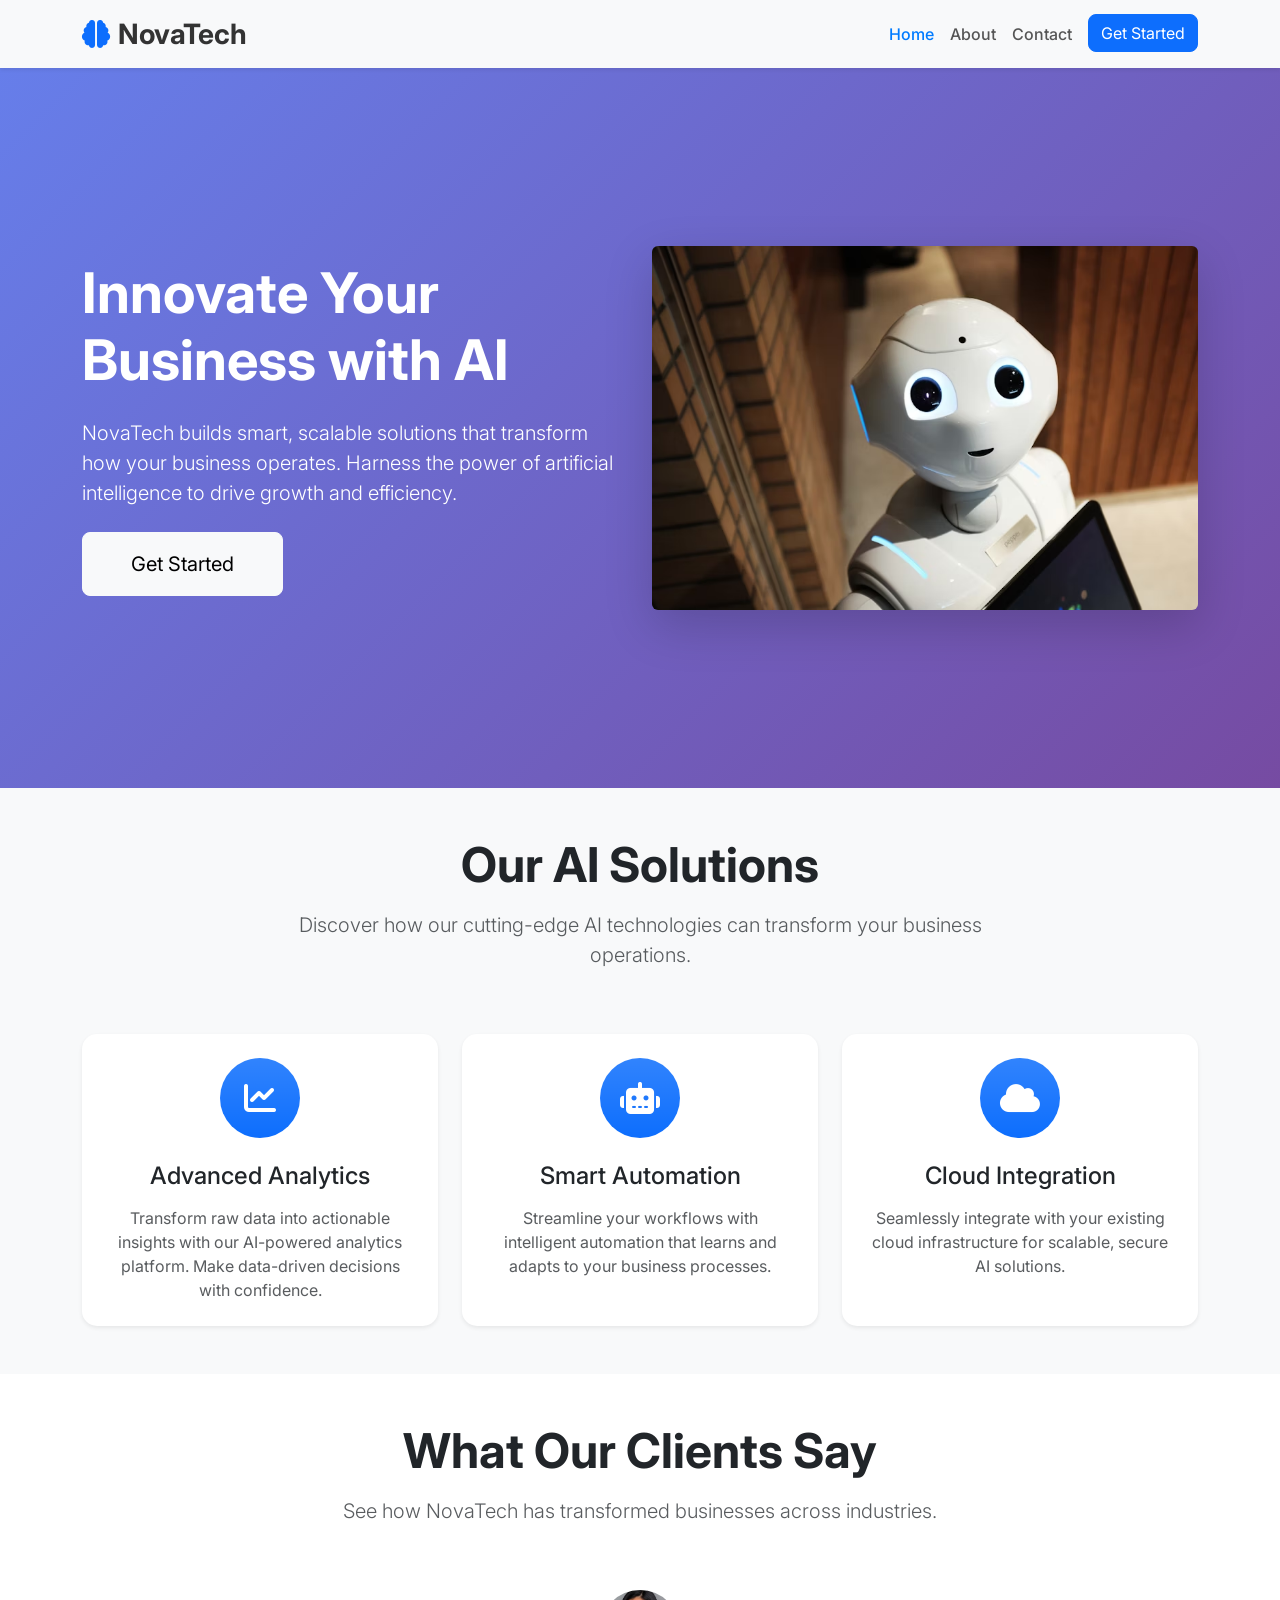
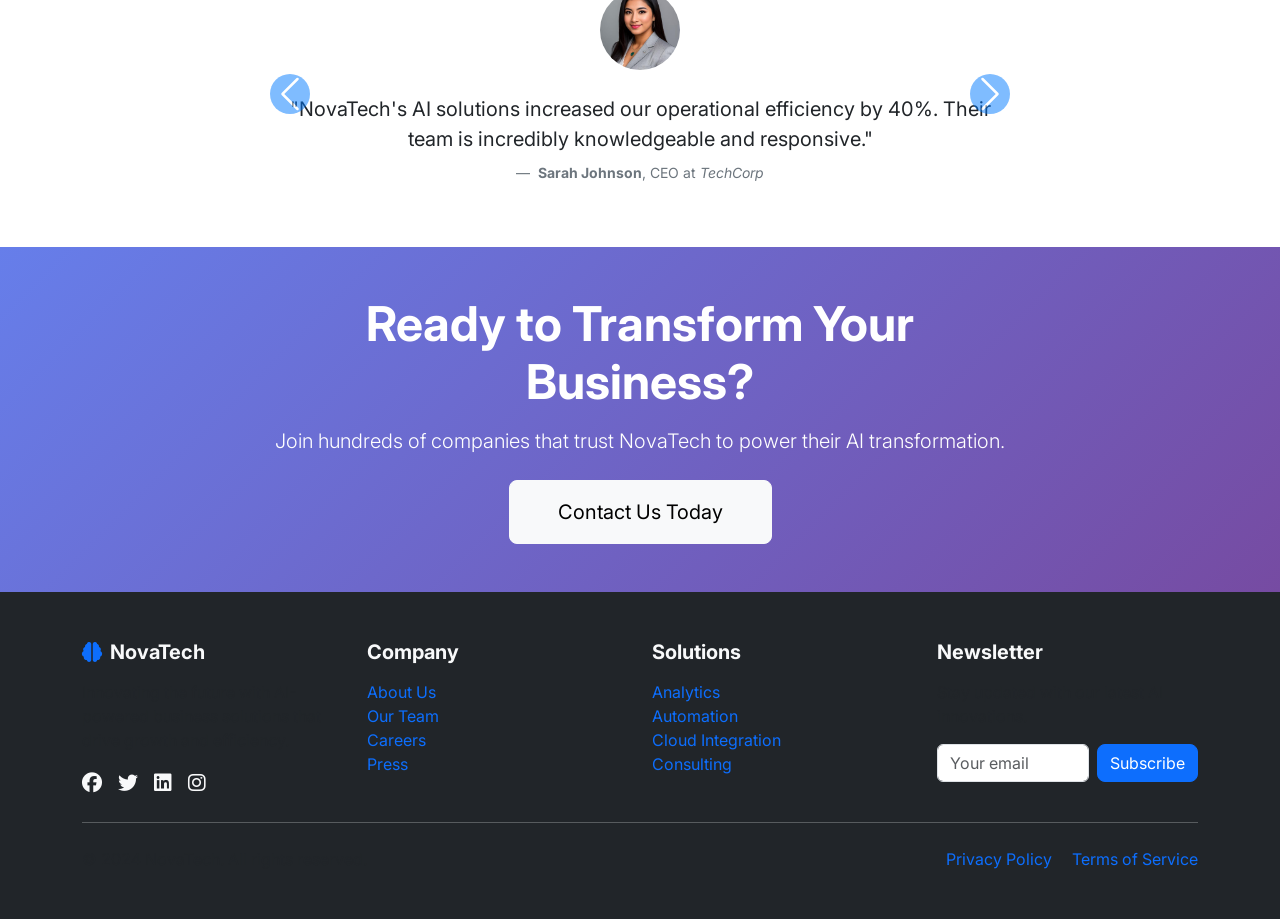
<file: index.html>
<!DOCTYPE html>
<html lang="en">
<head>
    <meta charset="UTF-8">
    <meta name="viewport" content="width=device-width, initial-scale=1.0">
    <title>NovaTech - Innovate Your Business with AI</title>
    <meta name="description" content="NovaTech builds smart, scalable AI-powered business solutions to revolutionize your company.">

    <!-- Bootstrap 5 CSS -->
    <link href="https://cdn.jsdelivr.net/npm/bootstrap@5.3.2/dist/css/bootstrap.min.css" rel="stylesheet">
    <!-- Font Awesome -->
    <link href="https://cdnjs.cloudflare.com/ajax/libs/font-awesome/6.4.0/css/all.min.css" rel="stylesheet">
    <!-- Google Fonts -->
    <link href="https://fonts.googleapis.com/css2?family=Inter:wght@300;400;500;600;700&display=swap" rel="stylesheet">
    <!-- Custom CSS -->
    <link href="css/style.css" rel="stylesheet">
</head>
<body>
    <!-- Navigation -->
    <nav class="navbar navbar-expand-lg navbar-light bg-light sticky-top shadow-sm">
        <div class="container">
            <a class="navbar-brand fw-bold fs-3" href="index.html">
                <i class="fas fa-brain text-primary me-2"></i>NovaTech
            </a>
            <button class="navbar-toggler" type="button" data-bs-toggle="collapse" data-bs-target="#navbarNav">
                <span class="navbar-toggler-icon"></span>
            </button>
            <div class="collapse navbar-collapse" id="navbarNav">
                <ul class="navbar-nav ms-auto">
                    <li class="nav-item">
                        <a class="nav-link active fw-medium" href="index.html">Home</a>
                    </li>
                    <li class="nav-item">
                        <a class="nav-link fw-medium" href="about.html">About</a>
                    </li>
                    <li class="nav-item">
                        <a class="nav-link fw-medium" href="contact.html">Contact</a>
                    </li>
                    <li class="nav-item">
                        <a class="btn btn-primary ms-2" href="contact.html">Get Started</a>
                    </li>
                </ul>
            </div>
        </div>
    </nav>

    <!-- Hero Section -->
    <section class="hero-section text-white">
        <div class="container">
            <div class="row min-vh-75 align-items-center">
                <div class="col-lg-6">
                    <h1 class="display-4 fw-bold mb-4">Innovate Your Business with AI</h1>
                    <p class="lead mb-4">NovaTech builds smart, scalable solutions that transform how your business operates. Harness the power of artificial intelligence to drive growth and efficiency.</p>
                    <a href="contact.html" class="btn btn-light btn-lg px-5 py-3">Get Started</a>
                </div>
                <div class="col-lg-6">
                    <img src="./img/NovaBot.avif"
                         alt="AI Technology" class="img-fluid rounded shadow-lg">
                </div>
            </div>
        </div>
    </section>

    <!-- Features Section -->
    <section class="py-5 bg-light">
        <div class="container">
            <div class="row text-center mb-5">
                <div class="col-lg-8 mx-auto">
                    <h2 class="display-5 fw-bold mb-3">Our AI Solutions</h2>
                    <p class="lead text-muted">Discover how our cutting-edge AI technologies can transform your business operations.</p>
                </div>
            </div>
            <div class="row g-4">
                <div class="col-md-4">
                    <div class="card h-100 border-0 shadow-sm hover-lift">
                        <div class="card-body text-center p-4">
                            <div class="bg-primary bg-gradient rounded-circle d-inline-flex align-items-center justify-content-center mb-4" style="width: 80px; height: 80px;">
                                <i class="fas fa-chart-line fa-2x text-white"></i>
                            </div>
                            <h4 class="card-title mb-3">Advanced Analytics</h4>
                            <p class="card-text text-muted">Transform raw data into actionable insights with our AI-powered analytics platform. Make data-driven decisions with confidence.</p>
                        </div>
                    </div>
                </div>
                <div class="col-md-4">
                    <div class="card h-100 border-0 shadow-sm hover-lift">
                        <div class="card-body text-center p-4">
                            <div class="bg-primary bg-gradient rounded-circle d-inline-flex align-items-center justify-content-center mb-4" style="width: 80px; height: 80px;">
                                <i class="fas fa-robot fa-2x text-white"></i>
                            </div>
                            <h4 class="card-title mb-3">Smart Automation</h4>
                            <p class="card-text text-muted">Streamline your workflows with intelligent automation that learns and adapts to your business processes.</p>
                        </div>
                    </div>
                </div>
                <div class="col-md-4">
                    <div class="card h-100 border-0 shadow-sm hover-lift">
                        <div class="card-body text-center p-4">
                            <div class="bg-primary bg-gradient rounded-circle d-inline-flex align-items-center justify-content-center mb-4" style="width: 80px; height: 80px;">
                                <i class="fas fa-cloud fa-2x text-white"></i>
                            </div>
                            <h4 class="card-title mb-3">Cloud Integration</h4>
                            <p class="card-text text-muted">Seamlessly integrate with your existing cloud infrastructure for scalable, secure AI solutions.</p>
                        </div>
                    </div>
                </div>
            </div>
        </div>
    </section>

    <!-- Testimonials Carousel -->
    <section class="py-5">
        <div class="container">
            <div class="row text-center mb-5">
                <div class="col-lg-8 mx-auto">
                    <h2 class="display-5 fw-bold mb-3">What Our Clients Say</h2>
                    <p class="lead text-muted">See how NovaTech has transformed businesses across industries.</p>
                </div>
            </div>
            <div class="row justify-content-center">
                <div class="col-lg-8">
                    <div id="testimonialCarousel" class="carousel slide" data-bs-ride="carousel">
                        <div class="carousel-inner">
                            <div class="carousel-item active">
                                <div class="text-center">
                                    <img src="./img/photo8.jpg"
                                         alt="Client" class="rounded-circle mb-4" width="80" height="80">
                                    <blockquote class="blockquote">
                                        <p class="mb-4 fs-5">"NovaTech's AI solutions increased our operational efficiency by 40%. Their team is incredibly knowledgeable and responsive."</p>
                                    </blockquote>
                                    <figcaption class="blockquote-footer">
                                        <strong>Sarah Johnson</strong>, CEO at <cite title="Source Title">TechCorp</cite>
                                    </figcaption>
                                </div>
                            </div>
                            <div class="carousel-item">
                                <div class="text-center">
                                    <img src="./img/photo6.jpg"
                                         alt="Client" class="rounded-circle mb-4" width="80" height="80">
                                    <blockquote class="blockquote">
                                        <p class="mb-4 fs-5">"The automation tools from NovaTech have revolutionized our workflow. We've saved countless hours and reduced errors significantly."</p>
                                    </blockquote>
                                    <figcaption class="blockquote-footer">
                                        <strong>Michael Chen</strong>, CTO at <cite title="Source Title">InnovateLab</cite>
                                    </figcaption>
                                </div>
                            </div>
                            <div class="carousel-item">
                                <div class="text-center">
                                    <img src="./img/photo5.jpg"
                                         alt="Client" class="rounded-circle mb-4" width="80" height="80">
                                    <blockquote class="blockquote">
                                        <p class="mb-4 fs-5">"Their analytics platform provided insights we never knew we needed. Our decision-making process is now data-driven and precise."</p>
                                    </blockquote>
                                    <figcaption class="blockquote-footer">
                                        <strong>Emily Rodriguez</strong>, VP of Operations at <cite title="Source Title">DataFlow Inc</cite>
                                    </figcaption>
                                </div>
                            </div>
                        </div>
                        <button class="carousel-control-prev" type="button" data-bs-target="#testimonialCarousel" data-bs-slide="prev">
                            <span class="carousel-control-prev-icon" aria-hidden="true"></span>
                            <span class="visually-hidden">Previous</span>
                        </button>
                        <button class="carousel-control-next" type="button" data-bs-target="#testimonialCarousel" data-bs-slide="next">
                            <span class="carousel-control-next-icon" aria-hidden="true"></span>
                            <span class="visually-hidden">Next</span>
                        </button>
                    </div>
                </div>
            </div>
        </div>
    </section>

    <!-- Call-to-Action Banner -->
    <section class="cta-banner text-white py-5">
        <div class="container">
            <div class="row text-center">
                <div class="col-lg-8 mx-auto">
                    <h2 class="display-5 fw-bold mb-3">Ready to Transform Your Business?</h2>
                    <p class="lead mb-4">Join hundreds of companies that trust NovaTech to power their AI transformation.</p>
                    <a href="contact.html" class="btn btn-light btn-lg px-5 py-3">Contact Us Today</a>
                </div>
            </div>
        </div>
    </section>

    <!-- Footer -->
    <footer class="bg-dark text-light py-5">
        <div class="container">
            <div class="row g-4">
                <div class="col-lg-3 col-md-6">
                    <h5 class="fw-bold mb-3">
                        <i class="fas fa-brain text-primary me-2"></i>NovaTech
                    </h5>
                    <p class="text-muted">Innovating the future with AI-powered business solutions that drive growth and efficiency.</p>
                    <div class="d-flex gap-3">
                        <a href="#" class="text-light fs-5"><i class="fab fa-facebook"></i></a>
                        <a href="#" class="text-light fs-5"><i class="fab fa-twitter"></i></a>
                        <a href="#" class="text-light fs-5"><i class="fab fa-linkedin"></i></a>
                        <a href="#" class="text-light fs-5"><i class="fab fa-instagram"></i></a>
                    </div>
                </div>
                <div class="col-lg-3 col-md-6">
                    <h5 class="fw-bold mb-3">Company</h5>
                    <ul class="list-unstyled">
                        <li><a href="about.html" class=" text-decoration-none">About Us</a></li>
                        <li><a href="#" class=" text-decoration-none">Our Team</a></li>
                        <li><a href="#" class=" text-decoration-none">Careers</a></li>
                        <li><a href="#" class=" text-decoration-none">Press</a></li>
                    </ul>
                </div>
                <div class="col-lg-3 col-md-6">
                    <h5 class="fw-bold mb-3">Solutions</h5>
                    <ul class="list-unstyled">
                        <li><a href="#" class=" text-decoration-none">Analytics</a></li>
                        <li><a href="#" class=" text-decoration-none">Automation</a></li>
                        <li><a href="#" class=" text-decoration-none">Cloud Integration</a></li>
                        <li><a href="#" class=" text-decoration-none">Consulting</a></li>
                    </ul>
                </div>
                <div class="col-lg-3 col-md-6">
                    <h5 class="fw-bold mb-3">Newsletter</h5>
                    <p class="text-muted">Stay updated with our latest AI innovations.</p>
                    <form class="d-flex gap-2">
                        <input type="email" class="form-control" placeholder="Your email">
                        <button type="submit" class="btn btn-primary">Subscribe</button>
                    </form>
                </div>
            </div>
            <hr class="my-4">
            <div class="row align-items-center">
                <div class="col-md-6">
                    <p class="text-muted mb-0">&copy; 2024 NovaTech. All rights reserved.</p>
                </div>
                <div class="col-md-6 text-md-end">
                    <a href="#" class=" text-decoration-none me-3">Privacy Policy</a>
                    <a href="#" class=" text-decoration-none">Terms of Service</a>
                </div>
            </div>
        </div>
    </footer>

    <!-- Bootstrap 5 JavaScript -->
    <script src="https://cdn.jsdelivr.net/npm/bootstrap@5.3.2/dist/js/bootstrap.bundle.min.js"></script>
</body>
</html>
</file>
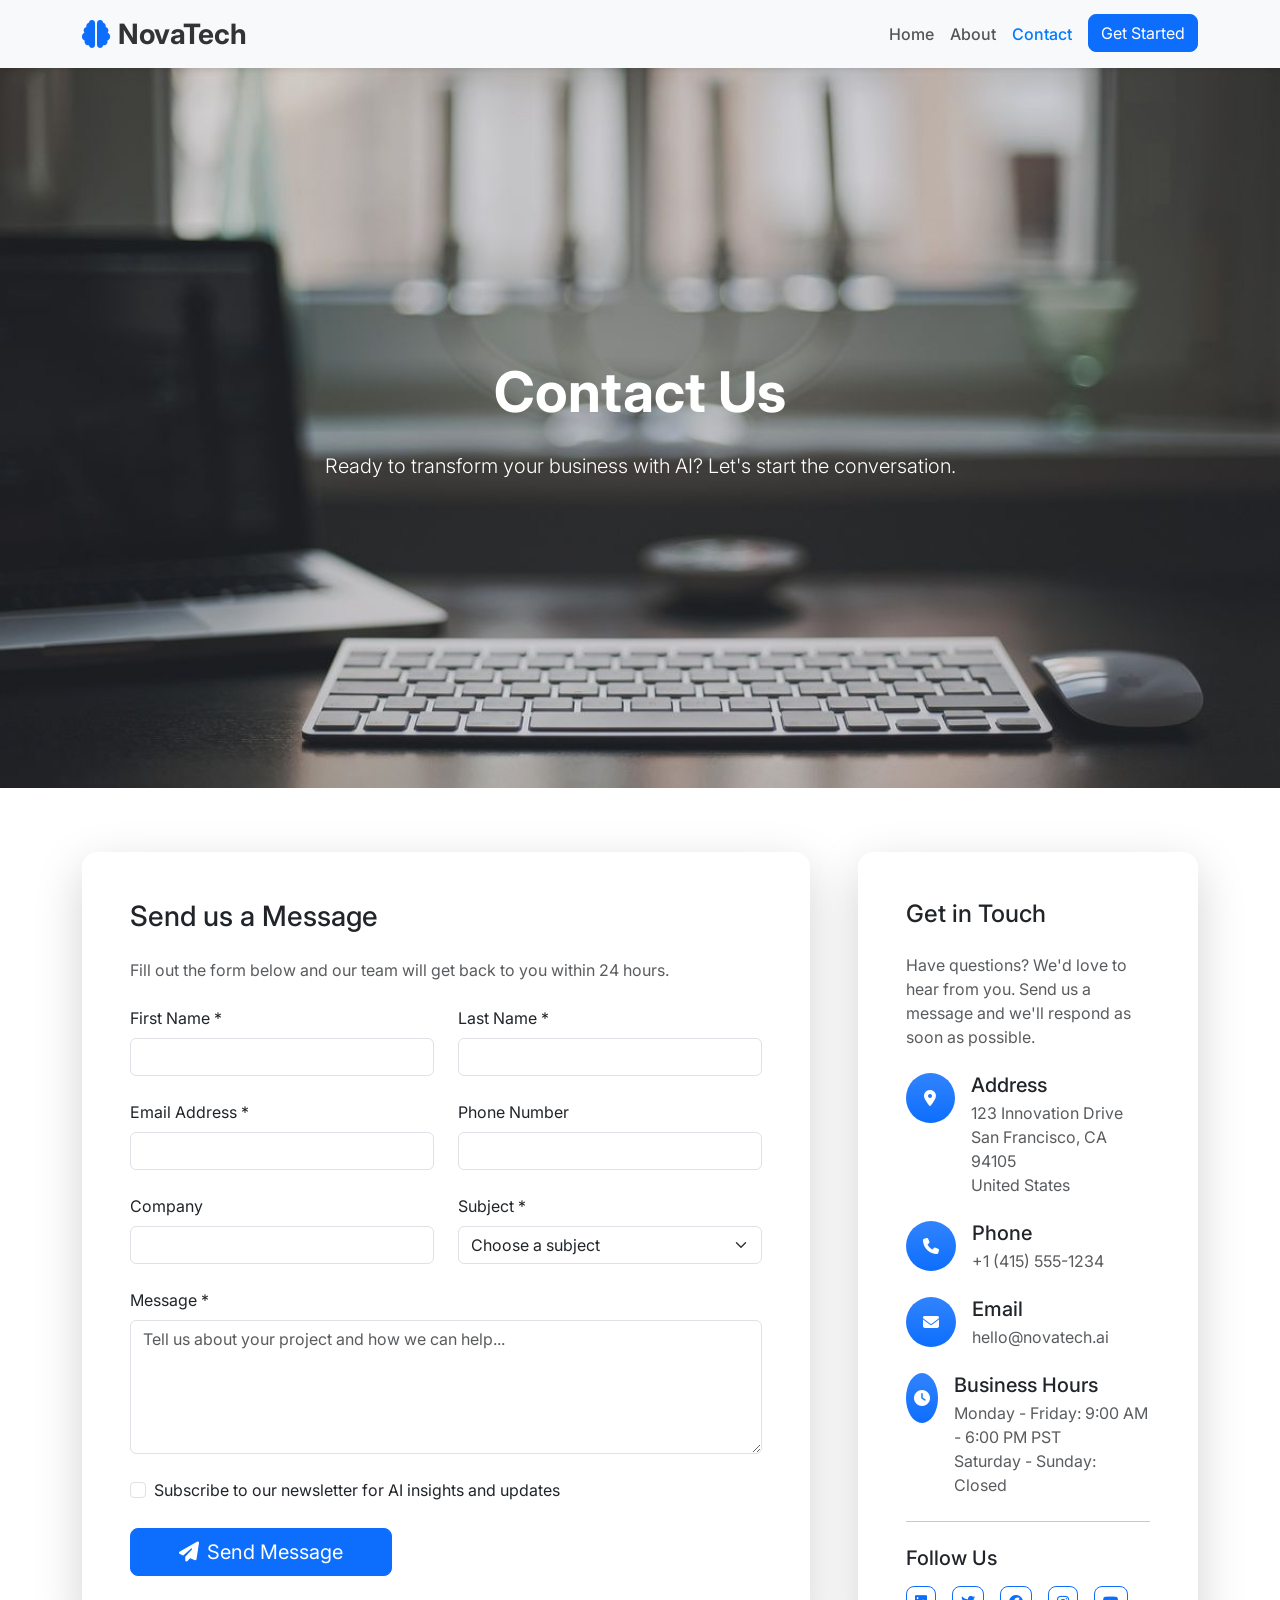
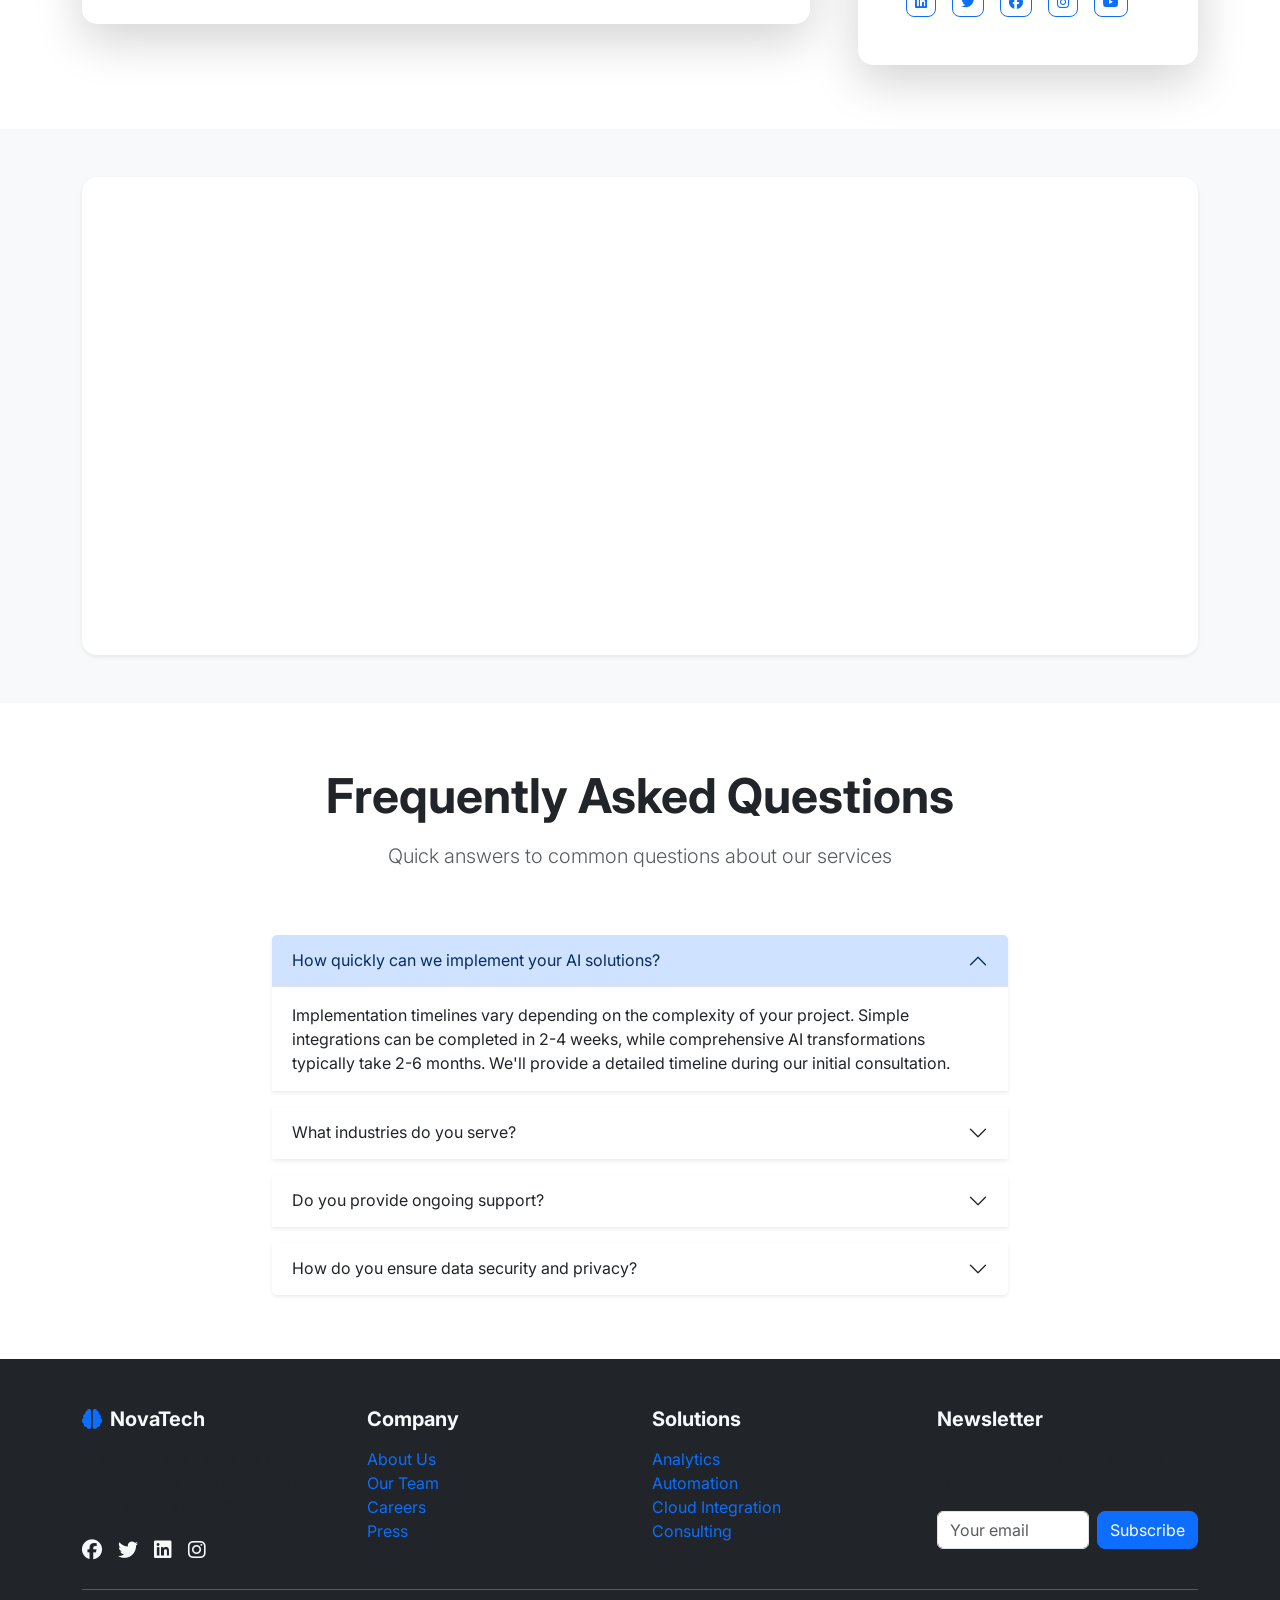
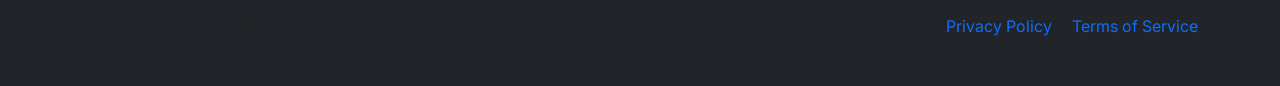
<file: contact.html>
<!DOCTYPE html>
<html lang="en">
<head>
    <meta charset="UTF-8">
    <meta name="viewport" content="width=device-width, initial-scale=1.0">
    <title>Contact Us - NovaTech company</title>
    <meta name="description" content="Get in touch with NovaTech. Contact our team to learn how our AI solutions can transform your business.">

    <!-- Bootstrap 5 CSS -->
    <link href="https://cdn.jsdelivr.net/npm/bootstrap@5.3.2/dist/css/bootstrap.min.css" rel="stylesheet">
    <!-- Font Awesome -->
    <link href="https://cdnjs.cloudflare.com/ajax/libs/font-awesome/6.4.0/css/all.min.css" rel="stylesheet">
    <!-- Google Fonts -->
    <link href="https://fonts.googleapis.com/css2?family=Inter:wght@300;400;500;600;700&display=swap" rel="stylesheet">
    <!-- Custom CSS -->
    <link href="css/style.css" rel="stylesheet">
</head>
<body>
    <!-- Navigation -->
    <nav class="navbar navbar-expand-lg navbar-light bg-light sticky-top shadow-sm">
        <div class="container">
            <a class="navbar-brand fw-bold fs-3" href="index.html">
                <i class="fas fa-brain text-primary me-2"></i>NovaTech
            </a>
            <button class="navbar-toggler" type="button" data-bs-toggle="collapse" data-bs-target="#navbarNav">
                <span class="navbar-toggler-icon"></span>
            </button>
            <div class="collapse navbar-collapse" id="navbarNav">
                <ul class="navbar-nav ms-auto">
                    <li class="nav-item">
                        <a class="nav-link fw-medium" href="index.html">Home</a>
                    </li>
                    <li class="nav-item">
                        <a class="nav-link fw-medium" href="about.html">About</a>
                    </li>
                    <li class="nav-item">
                        <a class="nav-link active fw-medium" href="contact.html">Contact</a>
                    </li>
                    <li class="nav-item">
                        <a class="btn btn-primary ms-2" href="contact.html">Get Started</a>
                    </li>
                </ul>
            </div>
        </div>
    </nav>

    <!-- Page Header -->
    <section class="hero-contact text-white">
        <div class="container">
            <div class="row align-items-center py-5">
                <div class="col-lg-8 mx-auto text-center">
                    <h1 class="display-4 fw-bold mb-4">Contact Us</h1>
                    <p class="lead">Ready to transform your business with AI? Let's start the conversation.</p>
                </div>
            </div>
        </div>
    </section>

    <!-- Contact Section -->
    <section class="py-6">
        <div class="container">
            <div class="row g-5">
                <!-- Contact Form -->
                <div class="col-lg-8">
                    <div class="card border-0 shadow-lg">
                        <div class="card-body p-5">
                            <h2 class="h3 mb-4">Send us a Message</h2>
                            <p class="text-muted mb-4">Fill out the form below and our team will get back to you within 24 hours.</p>

                            <form id="contactForm" novalidate>
                                <div class="row g-4">
                                    <div class="col-md-6">
                                        <label for="firstName" class="form-label">First Name *</label>
                                        <input type="text" class="form-control" id="firstName" required>
                                        <div class="invalid-feedback">
                                            Please provide your first name.
                                        </div>
                                    </div>
                                    <div class="col-md-6">
                                        <label for="lastName" class="form-label">Last Name *</label>
                                        <input type="text" class="form-control" id="lastName" required>
                                        <div class="invalid-feedback">
                                            Please provide your last name.
                                        </div>
                                    </div>
                                    <div class="col-md-6">
                                        <label for="email" class="form-label">Email Address *</label>
                                        <input type="email" class="form-control" id="email" required>
                                        <div class="invalid-feedback">
                                            Please provide a valid email address.
                                        </div>
                                    </div>
                                    <div class="col-md-6">
                                        <label for="phone" class="form-label">Phone Number</label>
                                        <input type="tel" class="form-control" id="phone">
                                    </div>
                                    <div class="col-md-6">
                                        <label for="company" class="form-label">Company</label>
                                        <input type="text" class="form-control" id="company">
                                    </div>
                                    <div class="col-md-6">
                                        <label for="subject" class="form-label">Subject *</label>
                                        <select class="form-select" id="subject" required>
                                            <option value="">Choose a subject</option>
                                            <option value="general">General Inquiry</option>
                                            <option value="demo">Request a Demo</option>
                                            <option value="partnership">Partnership</option>
                                            <option value="support">Technical Support</option>
                                            <option value="careers">Careers</option>
                                        </select>
                                        <div class="invalid-feedback">
                                            Please select a subject.
                                        </div>
                                    </div>
                                    <div class="col-12">
                                        <label for="message" class="form-label">Message *</label>
                                        <textarea class="form-control" id="message" rows="5" required
                                                  placeholder="Tell us about your project and how we can help..."></textarea>
                                        <div class="invalid-feedback">
                                            Please provide a message.
                                        </div>
                                    </div>
                                    <div class="col-12">
                                        <div class="form-check">
                                            <input class="form-check-input" type="checkbox" id="newsletter">
                                            <label class="form-check-label" for="newsletter">
                                                Subscribe to our newsletter for AI insights and updates
                                            </label>
                                        </div>
                                    </div>
                                    <div class="col-12">
                                        <button type="submit" class="btn btn-primary btn-lg px-5">
                                            <i class="fas fa-paper-plane me-2"></i>Send Message
                                        </button>
                                    </div>
                                </div>
                            </form>
                        </div>
                    </div>
                </div>

                <!-- Contact Info -->
                <div class="col-lg-4">
                    <div class="card border-0 shadow-lg h-100">
                        <div class="card-body p-5">
                            <h3 class="h4 mb-4">Get in Touch</h3>
                            <p class="text-muted mb-4">Have questions? We'd love to hear from you. Send us a message and we'll respond as soon as possible.</p>

                            <div class="contact-info">
                                <div class="d-flex align-items-start mb-4">
                                    <div class="bg-primary bg-gradient rounded-circle d-flex align-items-center justify-content-center me-3"
                                         style="width: 50px; height: 50px;">
                                        <i class="fas fa-map-marker-alt text-white"></i>
                                    </div>
                                    <div>
                                        <h5 class="mb-1">Address</h5>
                                        <p class="text-muted mb-0">
                                            123 Innovation Drive<br>
                                            San Francisco, CA 94105<br>
                                            United States
                                        </p>
                                    </div>
                                </div>

                                <div class="d-flex align-items-start mb-4">
                                    <div class="bg-primary bg-gradient rounded-circle d-flex align-items-center justify-content-center me-3"
                                         style="width: 50px; height: 50px;">
                                        <i class="fas fa-phone text-white"></i>
                                    </div>
                                    <div>
                                        <h5 class="mb-1">Phone</h5>
                                        <p class="text-muted mb-0">
                                            <a href="tel:+14155551234" class="text-decoration-none text-muted">+1 (415) 555-1234</a>
                                        </p>
                                    </div>
                                </div>

                                <div class="d-flex align-items-start mb-4">
                                    <div class="bg-primary bg-gradient rounded-circle d-flex align-items-center justify-content-center me-3"
                                         style="width: 50px; height: 50px;">
                                        <i class="fas fa-envelope text-white"></i>
                                    </div>
                                    <div>
                                        <h5 class="mb-1">Email</h5>
                                        <p class="text-muted mb-0">
                                            <a href="mailto:hello@novatech.ai" class="text-decoration-none text-muted">hello@novatech.ai</a>
                                        </p>
                                    </div>
                                </div>

                                <div class="d-flex align-items-start mb-4">
                                    <div class="bg-primary bg-gradient rounded-circle d-flex align-items-center justify-content-center me-3"
                                         style="width: 50px; height: 50px;">
                                        <i class="fas fa-clock text-white"></i>
                                    </div>
                                    <div>
                                        <h5 class="mb-1">Business Hours</h5>
                                        <p class="text-muted mb-0">
                                            Monday - Friday: 9:00 AM - 6:00 PM PST<br>
                                            Saturday - Sunday: Closed
                                        </p>
                                    </div>
                                </div>
                            </div>

                            <hr class="my-4">

                            <div class="social-links">
                                <h5 class="mb-3">Follow Us</h5>
                                <div class="d-flex gap-3">
                                    <a href="#" class="btn btn-outline-primary btn-sm">
                                        <i class="fab fa-linkedin"></i>
                                    </a>
                                    <a href="#" class="btn btn-outline-primary btn-sm">
                                        <i class="fab fa-twitter"></i>
                                    </a>
                                    <a href="#" class="btn btn-outline-primary btn-sm">
                                        <i class="fab fa-facebook"></i>
                                    </a>
                                    <a href="#" class="btn btn-outline-primary btn-sm">
                                        <i class="fab fa-instagram"></i>
                                    </a>
                                    <a href="#" class="btn btn-outline-primary btn-sm">
                                        <i class="fab fa-youtube"></i>
                                    </a>
                                </div>
                            </div>
                        </div>
                    </div>
                </div>
            </div>
        </div>
    </section>

    <!-- Map Section -->
    <section class="map-section py-5 bg-light">
        <div class="container">
            <div class="row">
                <div class="col-12">
                    <div class="card border-0 shadow-sm">
                        <div class="card-body p-0">
                            <div class="ratio ratio-21x9">
                                <iframe src="https://www.google.com/maps/embed?pb=!1m18!1m12!1m3!1d3168.627904167209!2d-122.08373992426498!3d37.42199997198757!2m3!1f0!2f0!3f0!3m2!1i1024!2i768!4f13.1!3m3!1m2!1s0x808fb7495bec0189%3A0x7c17d44a466baf9b!2sPalo+Alto%2C+CA!5e0!3m2!1sen!2sus!4v1234567890!5m2!1sen!2sus" 
                                    style="border:0;" allowfullscreen="" loading="lazy"></iframe>
                            </div>
                        </div>
                    </div>
                </div>
            </div>
        </div>
    </section>

    <!-- FAQ Section -->
    <section class="py-6">
        <div class="container">
            <div class="row text-center mb-5">
                <div class="col-lg-8 mx-auto">
                    <h2 class="display-5 fw-bold mb-3">Frequently Asked Questions</h2>
                    <p class="lead text-muted">Quick answers to common questions about our services</p>
                </div>
            </div>
            <div class="row justify-content-center">
                <div class="col-lg-8">
                    <div class="accordion" id="faqAccordion">
                        <div class="accordion-item border-0 shadow-sm mb-3">
                            <h2 class="accordion-header">
                                <button class="accordion-button" type="button" data-bs-toggle="collapse" data-bs-target="#faq1">
                                    How quickly can we implement your AI solutions?
                                </button>
                            </h2>
                            <div id="faq1" class="accordion-collapse collapse show" data-bs-parent="#faqAccordion">
                                <div class="accordion-body">
                                    Implementation timelines vary depending on the complexity of your project. Simple integrations can be completed in 2-4 weeks, while comprehensive AI transformations typically take 2-6 months. We'll provide a detailed timeline during our initial consultation.
                                </div>
                            </div>
                        </div>

                        <div class="accordion-item border-0 shadow-sm mb-3">
                            <h2 class="accordion-header">
                                <button class="accordion-button collapsed" type="button" data-bs-toggle="collapse" data-bs-target="#faq2">
                                    What industries do you serve?
                                </button>
                            </h2>
                            <div id="faq2" class="accordion-collapse collapse" data-bs-parent="#faqAccordion">
                                <div class="accordion-body">
                                    We serve a wide range of industries including healthcare, finance, retail, manufacturing, logistics, and technology. Our AI solutions are designed to be adaptable to various business models and industry-specific requirements.
                                </div>
                            </div>
                        </div>

                        <div class="accordion-item border-0 shadow-sm mb-3">
                            <h2 class="accordion-header">
                                <button class="accordion-button collapsed" type="button" data-bs-toggle="collapse" data-bs-target="#faq3">
                                    Do you provide ongoing support?
                                </button>
                            </h2>
                            <div id="faq3" class="accordion-collapse collapse" data-bs-parent="#faqAccordion">
                                <div class="accordion-body">
                                    Yes, we provide comprehensive ongoing support including 24/7 monitoring, regular updates, performance optimization, and dedicated account management. Our support packages are tailored to your specific needs and business requirements.
                                </div>
                            </div>
                        </div>

                        <div class="accordion-item border-0 shadow-sm">
                            <h2 class="accordion-header">
                                <button class="accordion-button collapsed" type="button" data-bs-toggle="collapse" data-bs-target="#faq4">
                                    How do you ensure data security and privacy?
                                </button>
                            </h2>
                            <div id="faq4" class="accordion-collapse collapse" data-bs-parent="#faqAccordion">
                                <div class="accordion-body">
                                    We take data security very seriously. All our solutions are built with enterprise-grade security, including end-to-end encryption, secure cloud infrastructure, and compliance with GDPR, HIPAA, and other relevant regulations. We conduct regular security audits and maintain SOC 2 Type II certification.
                                </div>
                            </div>
                        </div>
                    </div>
                </div>
            </div>
        </div>
    </section>

    <!-- Footer -->
    <footer class="bg-dark text-light py-5">
        <div class="container">
            <div class="row g-4">
                <div class="col-lg-3 col-md-6">
                    <h5 class="fw-bold mb-3">
                        <i class="fas fa-brain text-primary me-2"></i>NovaTech
                    </h5>
                    <p class="text-muted">Innovating the future with AI-powered business solutions that drive growth and efficiency.</p>
                    <div class="d-flex gap-3">
                        <a href="#" class="text-light fs-5"><i class="fab fa-facebook"></i></a>
                        <a href="#" class="text-light fs-5"><i class="fab fa-twitter"></i></a>
                        <a href="#" class="text-light fs-5"><i class="fab fa-linkedin"></i></a>
                        <a href="#" class="text-light fs-5"><i class="fab fa-instagram"></i></a>
                    </div>
                </div>
                <div class="col-lg-3 col-md-6">
                    <h5 class="fw-bold mb-3">Company</h5>
                    <ul class="list-unstyled">
                        <li><a href="about.html" class=" text-decoration-none">About Us</a></li>
                        <li><a href="#" class=" text-decoration-none">Our Team</a></li>
                        <li><a href="#" class=" text-decoration-none">Careers</a></li>
                        <li><a href="#" class=" text-decoration-none">Press</a></li>
                    </ul>
                </div>
                <div class="col-lg-3 col-md-6">
                    <h5 class="fw-bold mb-3">Solutions</h5>
                    <ul class="list-unstyled">
                        <li><a href="#" class=" text-decoration-none">Analytics</a></li>
                        <li><a href="#" class=" text-decoration-none">Automation</a></li>
                        <li><a href="#" class=" text-decoration-none">Cloud Integration</a></li>
                        <li><a href="#" class=" text-decoration-none">Consulting</a></li>
                    </ul>
                </div>
                <div class="col-lg-3 col-md-6">
                    <h5 class="fw-bold mb-3">Newsletter</h5>
                    <p class="text-muted">Stay updated with our latest AI innovations.</p>
                    <form class="d-flex gap-2">
                        <input type="email" class="form-control" placeholder="Your email">
                        <button type="submit" class="btn btn-primary">Subscribe</button>
                    </form>
                </div>
            </div>
            <hr class="my-4">
            <div class="row align-items-center">
                <div class="col-md-6">
                    <p class="text-muted mb-0">&copy; 2024 NovaTech. All rights reserved.</p>
                </div>
                <div class="col-md-6 text-md-end">
                    <a href="#" class=" text-decoration-none me-3">Privacy Policy</a>
                    <a href="#" class=" text-decoration-none">Terms of Service</a>
                </div>
            </div>
        </div>
    </footer>


    <!-- Bootstrap 5 JavaScript -->
    <script src="https://cdn.jsdelivr.net/npm/bootstrap@5.3.2/dist/js/bootstrap.bundle.min.js"></script>

    <!-- Custom JavaScript for form validation -->
    <script>
   
        (function() {
            'use strict';

            const form = document.getElementById('contactForm');

            // Add submit event listener
            form.addEventListener('submit', function(event) {
                if (!form.checkValidity()) {
                    event.preventDefault();
                    event.stopPropagation();
                } else {
                    event.preventDefault();
                    // Here you would typically submit the form data to your server
                    alert('Thank you for your message! We\'ll get back to you within 24 hours.');
                    form.reset();
                    form.classList.remove('was-validated');
                    return false;
                }

                form.classList.add('was-validated');
            }, false);
        })();
    </script>
</body>
</html>
</file>
<file: css/style.css>
/* Custom CSS for NovaTech */

/* Font Family */
body {
    font-family: 'Inter', sans-serif;
}

/* Hero Section */
.hero-section {
    background: linear-gradient(135deg, #667eea 0%, #764ba2 100%);
    min-height: 80vh;
    display: flex;
    align-items: center;
}
.hero-image {
    background: url('../img/about.jpg');
    background-size: cover;
    min-height: 80vh;
    display: flex;
    align-items: center;
}
.hero-contact {
    background: url('../img/contact.jpg');
    background-size: cover;
    min-height: 80vh;
    display: flex;
    align-items: center;
}

.min-vh-75 {
    min-height: 75vh;
}

/* CTA Banner */
.cta-banner {
    background: linear-gradient(135deg, #667eea 0%, #764ba2 100%);
}

/* Hover Effects */
.hover-lift {
    transition: transform 0.3s ease, box-shadow 0.3s ease;
}

.hover-lift:hover {
    transform: translateY(-10px);
    box-shadow: 0 15px 30px rgba(0, 0, 0, 0.15) !important;
}

/* Navigation */
.navbar-brand {
    color: #333 !important;
}

.nav-link {
    color: #555 !important;
    transition: color 0.3s ease;
}

.nav-link:hover,
.nav-link.active {
    color: #007bff !important;
}

/* Buttons */
.btn {
    transition: all 0.3s ease;
    border-radius: 8px;
}

.btn:hover {
    transform: translateY(-2px);
    box-shadow: 0 5px 15px rgba(0, 0, 0, 0.2);
}

/* Cards */
.card {
    transition: all 0.3s ease;
    border-radius: 15px;
    overflow: hidden;
}

/* Carousel customization */
.carousel-control-prev,
.carousel-control-next {
    width: 5%;
}

.carousel-control-prev-icon,
.carousel-control-next-icon {
    background-color: #007bff;
    border-radius: 50%;
    padding: 20px;
}

/* Footer links */
footer a:hover {
    color: #007bff !important;
    transition: color 0.3s ease;
}

/* Timeline styles for about page */
.timeline {
    position: relative;
    padding: 0;
    list-style: none;
}

.timeline:before {
    position: absolute;
    top: 0;
    bottom: 0;
    left: 50%;
    width: 4px;
    margin-left: -2px;
    content: '';
    background-color: #007bff;
}

.timeline-item {
    position: relative;
    margin-bottom: 50px;
}

.timeline-item:before,
.timeline-item:after {
    content: ' ';
    display: table;
}

.timeline-item:after {
    clear: both;
}

.timeline-panel {
    position: relative;
    width: 46%;
    padding: 20px;
    border: 1px solid #d4edda;
    border-radius: 15px;
    background: #fff;
    box-shadow: 0 5px 15px rgba(0, 0, 0, 0.1);
}

.timeline-item:nth-child(odd) .timeline-panel {
    float: left;
    margin-right: 8%;
}

.timeline-item:nth-child(even) .timeline-panel {
    float: right;
    margin-left: 8%;
}

.timeline-badge {
    position: absolute;
    top: 20px;
    left: 50%;
    z-index: 100;
    margin-left: -25px;
    width: 50px;
    height: 50px;
    border-radius: 50%;
    background-color: #007bff;
    color: white;
    display: flex;
    align-items: center;
    justify-content: center;
    font-weight: bold;
}

/* Partner logos */
.partner-logo {
    filter: grayscale(100%);
    transition: filter 0.3s ease;
    opacity: 0.7;
}

.partner-logo:hover {
    filter: grayscale(0%);
    opacity: 1;
}

/* Contact form styling */
.form-control:focus {
    border-color: #007bff;
    box-shadow: 0 0 0 0.2rem rgba(0, 123, 255, 0.25);
}

/* Map placeholder */
.map-placeholder {
    background: linear-gradient(45deg, #f8f9fa, #e9ecef);
    border: 2px dashed #6c757d;
    display: flex;
    align-items: center;
    justify-content: center;
    color: #6c757d;
    font-size: 1.2rem;
    min-height: 300px;
}

/* Responsive adjustments */
@media (max-width: 768px) {
    .timeline:before {
        left: 20px;
    }

    .timeline-item .timeline-panel {
        width: calc(100% - 60px);
        float: none !important;
        margin: 0 0 0 40px;
    }

    .timeline-badge {
        left: 20px;
        margin-left: -25px;
    }

    .hero-section h1 {
        font-size: 2.5rem;
    }
}

/* Animation for page load */
@keyframes fadeInUp {
    from {
        opacity: 0;
        transform: translateY(30px);
    }
    to {
        opacity: 1;
        transform: translateY(0);
    }
}

.animate-fade-up {
    animation: fadeInUp 0.8s ease-out;
}

/* Custom spacing utilities */
.py-6 {
    padding-top: 4rem !important;
    padding-bottom: 4rem !important;
}

.my-6 {
    margin-top: 4rem !important;
    margin-bottom: 4rem !important;
}
</file>
